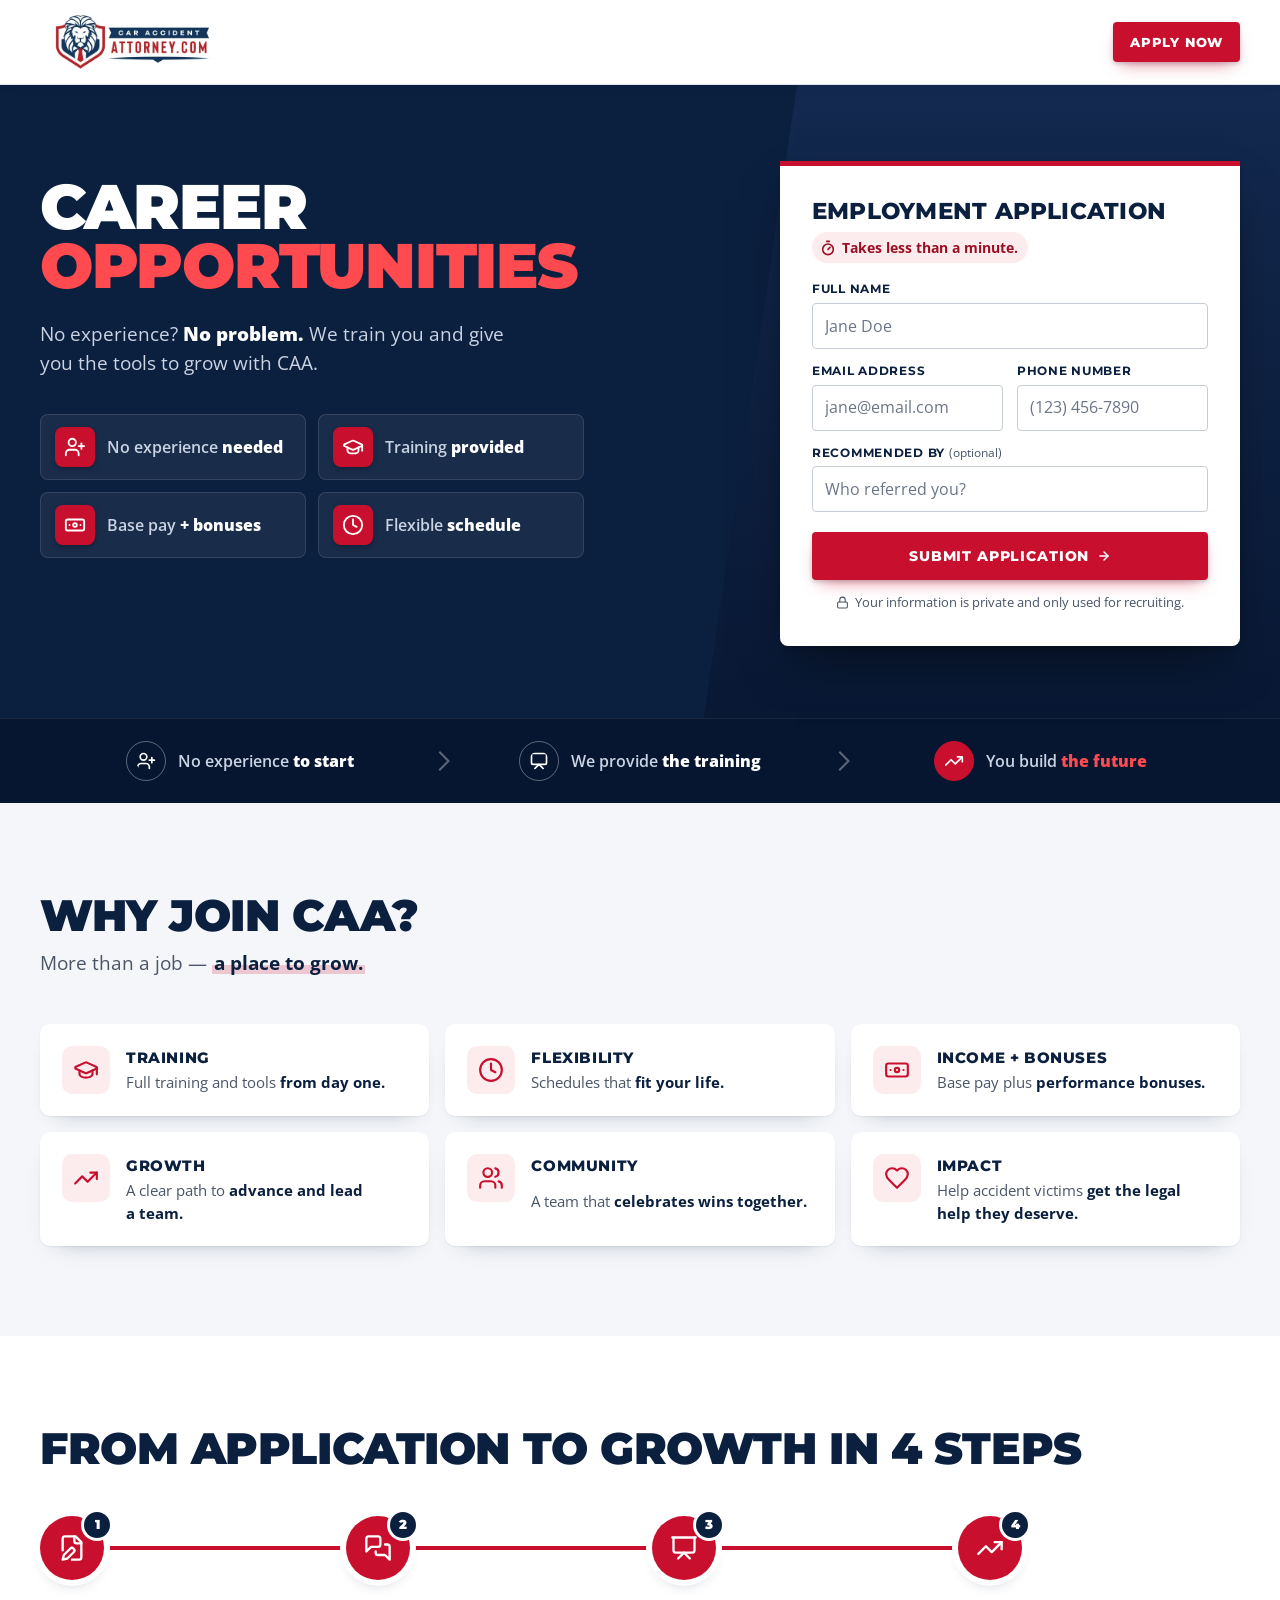
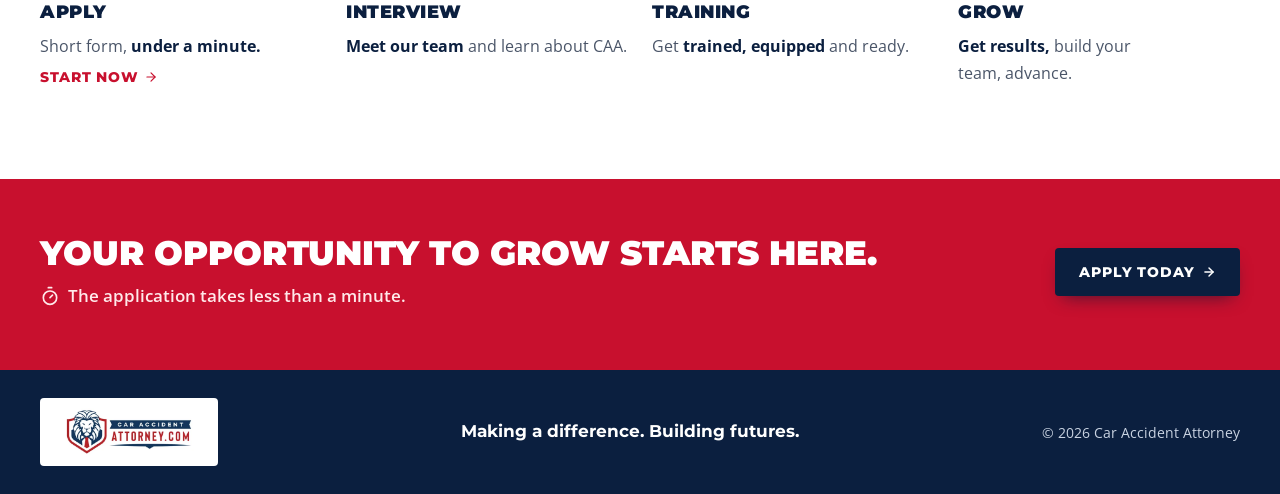
<file: html/index.html>
<!DOCTYPE html>
<html lang="en">
<head>
  <meta charset="UTF-8">
  <meta name="viewport" content="width=device-width, initial-scale=1">
  <title>Careers at CAA — Join the Car Accident Attorney Team</title>
  <meta name="description" content="Join CAA. Monthly base pay plus bonuses, flexible schedule and training provided — no previous experience required. Apply in under a minute.">
  <meta name="theme-color" content="#0b1f3f">
  <link rel="canonical" href="https://www.joincaa.team/">

  <!-- Open Graph / social preview -->
  <meta property="og:type" content="website">
  <meta property="og:url" content="https://www.joincaa.team/">
  <meta property="og:title" content="Career Opportunities — Car Accident Attorney">
  <meta property="og:description" content="Join our team! Flexible schedule, career growth, and training provided. Apply now.">
  <meta property="og:image" content="https://www.joincaa.team/assets/og-image.jpg">
  <meta property="og:image:width" content="1200">
  <meta property="og:image:height" content="630">
  <meta name="twitter:card" content="summary_large_image">

  <link rel="icon" type="image/png" href="assets/favicon.png">
  <link rel="apple-touch-icon" href="assets/apple-touch-icon.png">

  <link rel="preload" href="fonts/montserrat-var.woff2" as="font" type="font/woff2" crossorigin>
  <link rel="preload" href="fonts/open-sans-var.woff2" as="font" type="font/woff2" crossorigin>
  <link rel="stylesheet" href="css/style.css?v=20261117">
  <script src="js/scripts.js?v=20261117" defer></script>
  <script src="js/ui.js?v=20261117" defer></script>
</head>
<body>

  <!-- Icon sprite (Lucide, ISC license) -->
  <svg xmlns="http://www.w3.org/2000/svg" style="display:none">
    <symbol id="i-check" viewBox="0 0 24 24"><path d="M20 6 9 17l-5-5"/></symbol>
    <symbol id="i-arrow" viewBox="0 0 24 24"><path d="M5 12h14"/><path d="m12 5 7 7-7 7"/></symbol>
    <symbol id="i-lock" viewBox="0 0 24 24"><rect width="18" height="11" x="3" y="11" rx="2"/><path d="M7 11V7a5 5 0 0 1 10 0v4"/></symbol>
    <symbol id="i-alert" viewBox="0 0 24 24"><circle cx="12" cy="12" r="10"/><path d="M12 8v4"/><path d="M12 16h.01"/></symbol>
    <symbol id="i-cash" viewBox="0 0 24 24"><rect width="20" height="12" x="2" y="6" rx="2"/><circle cx="12" cy="12" r="2"/><path d="M6 12h.01M18 12h.01"/></symbol>
    <symbol id="i-clock" viewBox="0 0 24 24"><circle cx="12" cy="12" r="10"/><path d="M12 6v6l4 2"/></symbol>
    <symbol id="i-cap" viewBox="0 0 24 24"><path d="M21.42 10.922a1 1 0 0 0-.019-1.838L12.83 5.18a2 2 0 0 0-1.66 0L2.6 9.08a1 1 0 0 0 0 1.832l8.57 3.908a2 2 0 0 0 1.66 0z"/><path d="M22 10v6"/><path d="M6 12.5V16a6 3 0 0 0 12 0v-3.5"/></symbol>
    <symbol id="i-growth" viewBox="0 0 24 24"><path d="m22 7-8.5 8.5-5-5L2 17"/><path d="M16 7h6v6"/></symbol>
    <symbol id="i-team" viewBox="0 0 24 24"><path d="M16 21v-2a4 4 0 0 0-4-4H6a4 4 0 0 0-4 4v2"/><circle cx="9" cy="7" r="4"/><path d="M22 21v-2a4 4 0 0 0-3-3.87"/><path d="M16 3.13a4 4 0 0 1 0 7.75"/></symbol>
    <symbol id="i-heart" viewBox="0 0 24 24"><path d="M19 14c1.49-1.46 3-3.21 3-5.5A5.5 5.5 0 0 0 16.5 3c-1.76 0-3 .5-4.5 2-1.5-1.5-2.74-2-4.5-2A5.5 5.5 0 0 0 2 8.5c0 2.3 1.5 4.05 3 5.5l7 7Z"/></symbol>
    <symbol id="i-newbie" viewBox="0 0 24 24"><path d="M16 21v-2a4 4 0 0 0-4-4H6a4 4 0 0 0-4 4v2"/><circle cx="9" cy="7" r="4"/><path d="M19 8v6"/><path d="M22 11h-6"/></symbol>
    <symbol id="i-form" viewBox="0 0 24 24"><path d="M12 22h6a2 2 0 0 0 2-2V7l-5-5H6a2 2 0 0 0-2 2v10"/><path d="M14 2v4a2 2 0 0 0 2 2h4"/><path d="M10.4 12.6a2 2 0 1 1 3 3L8 21l-4 1 1-4Z"/></symbol>
    <symbol id="i-chat" viewBox="0 0 24 24"><path d="M14 9a2 2 0 0 1-2 2H6l-4 4V4a2 2 0 0 1 2-2h8a2 2 0 0 1 2 2z"/><path d="M18 9h2a2 2 0 0 1 2 2v11l-4-4h-6a2 2 0 0 1-2-2v-1"/></symbol>
    <symbol id="i-board" viewBox="0 0 24 24"><path d="M2 3h20"/><path d="M21 3v11a2 2 0 0 1-2 2H5a2 2 0 0 1-2-2V3"/><path d="m7 21 5-5 5 5"/></symbol>
    <symbol id="i-timer" viewBox="0 0 24 24"><path d="M10 2h4"/><path d="m12 14 3-3"/><circle cx="12" cy="14" r="8"/></symbol>
  </svg>

  <a class="skip-link" href="#apply">Skip to application</a>

  <header class="site-header">
    <div class="container header-inner">
      <a href="#top" class="brand" aria-label="Car Accident Attorney — home">
        <img src="assets/logo-horizontal.webp" alt="Car Accident Attorney" width="480" height="166">
      </a>
      <a href="#apply" class="btn btn-red btn-sm">Apply now</a>
    </div>
  </header>

  <main id="top">
    <!-- HERO: the offer in one glance + the application -->
    <section class="hero">
      <div class="container hero-grid">
        <div class="hero-copy">
          <h1><span class="h1-line">Career</span> <span class="h1-line h1-red">opportunities</span></h1>
          <p class="lead">No experience? <strong>No problem.</strong> We train you and give you the tools to grow with CAA.</p>
        </div>

        <ul class="perks" aria-label="What you get">
          <li><span class="perk-icon" aria-hidden="true"><svg class="icon"><use href="#i-newbie"/></svg></span><span>No experience <b>needed</b></span></li>
          <li><span class="perk-icon" aria-hidden="true"><svg class="icon"><use href="#i-cap"/></svg></span><span>Training <b>provided</b></span></li>
          <li><span class="perk-icon" aria-hidden="true"><svg class="icon"><use href="#i-cash"/></svg></span><span>Base pay <b>+ bonuses</b></span></li>
          <li><span class="perk-icon" aria-hidden="true"><svg class="icon"><use href="#i-clock"/></svg></span><span>Flexible <b>schedule</b></span></li>
        </ul>

        <div class="apply-card" id="apply" tabindex="-1">
          <div class="card-head">
            <h2>Employment application</h2>
            <p class="card-sub"><svg class="icon" aria-hidden="true"><use href="#i-timer"/></svg> Takes less than a minute.</p>
          </div>

          <form id="apply-form" novalidate>
            <div class="field">
              <label for="fullName">Full name</label>
              <input id="fullName" name="fullName" type="text" autocomplete="name" placeholder="Jane Doe" required minlength="3">
              <p class="field-error" aria-live="polite"></p>
            </div>

            <div class="field-row">
              <div class="field">
                <label for="email">Email address</label>
                <input id="email" name="email" type="email" autocomplete="email" inputmode="email" placeholder="jane@email.com" required>
                <p class="field-error" aria-live="polite"></p>
              </div>

              <div class="field">
                <label for="phone">Phone number</label>
                <input id="phone" name="phone" type="tel" autocomplete="tel-national" inputmode="tel" placeholder="(123) 456-7890" required maxlength="14">
                <p class="field-error" aria-live="polite"></p>
              </div>
            </div>

            <div class="field">
              <label for="recommendedBy">Recommended by <span class="optional">(optional)</span></label>
              <input id="recommendedBy" name="recommendedBy" type="text" placeholder="Who referred you?">
            </div>

            <!-- Honeypot anti-spam: hidden from humans -->
            <div class="hp" aria-hidden="true">
              <label for="company">Company</label>
              <input id="company" name="company" type="text" tabindex="-1" autocomplete="off">
            </div>

            <p class="form-alert" role="alert" hidden>
              <svg class="icon" aria-hidden="true"><use href="#i-alert"/></svg>
              <span>We couldn't send your application. Please try again.</span>
            </p>

            <button type="submit" class="btn btn-red btn-block">
              <span class="btn-label">Submit application</span>
              <svg class="icon" aria-hidden="true"><use href="#i-arrow"/></svg>
            </button>

            <p class="privacy"><svg class="icon" aria-hidden="true"><use href="#i-lock"/></svg> Your information is private and only used for recruiting.</p>
          </form>

          <div class="apply-success" hidden tabindex="-1">
            <div class="success-badge" aria-hidden="true"><svg class="icon"><use href="#i-check"/></svg></div>
            <h2>Thank you!</h2>
            <p>Your application has been received. Our recruitment team will review your information and contact you soon.</p>
          </div>
        </div>
      </div>

      <!-- The promise, as a three-part equation -->
      <div class="promise">
        <div class="container">
          <p class="sr-only">You don't need experience to start. We provide the training. You build the future.</p>
          <ol class="promise-row" aria-hidden="true">
            <li><svg class="icon"><use href="#i-newbie"/></svg><span>No experience <b>to start</b></span></li>
            <li><svg class="icon"><use href="#i-board"/></svg><span>We provide <b>the training</b></span></li>
            <li class="is-you"><svg class="icon"><use href="#i-growth"/></svg><span>You build <b>the future</b></span></li>
          </ol>
        </div>
      </div>
    </section>

    <!-- WHY JOIN -->
    <section class="section why" aria-labelledby="why-title">
      <div class="container">
        <div class="section-head">
          <h2 id="why-title">Why join CAA?</h2>
          <p>More than a job — <mark>a place to grow.</mark></p>
        </div>

        <ul class="benefits" data-reveal>
          <li><span class="b-icon" aria-hidden="true"><svg class="icon"><use href="#i-cap"/></svg></span><h3>Training</h3><p>Full training and tools <strong>from day one.</strong></p></li>
          <li><span class="b-icon" aria-hidden="true"><svg class="icon"><use href="#i-clock"/></svg></span><h3>Flexibility</h3><p>Schedules that <strong>fit your life.</strong></p></li>
          <li><span class="b-icon" aria-hidden="true"><svg class="icon"><use href="#i-cash"/></svg></span><h3>Income + bonuses</h3><p>Base pay plus <strong>performance bonuses.</strong></p></li>
          <li><span class="b-icon" aria-hidden="true"><svg class="icon"><use href="#i-growth"/></svg></span><h3>Growth</h3><p>A clear path to <strong>advance and lead a team.</strong></p></li>
          <li><span class="b-icon" aria-hidden="true"><svg class="icon"><use href="#i-team"/></svg></span><h3>Community</h3><p>A team that <strong>celebrates wins together.</strong></p></li>
          <li><span class="b-icon" aria-hidden="true"><svg class="icon"><use href="#i-heart"/></svg></span><h3>Impact</h3><p>Help accident victims <strong>get the legal help they deserve.</strong></p></li>
        </ul>
      </div>
    </section>

    <!-- HOW TO APPLY -->
    <section class="section process" aria-labelledby="steps-title">
      <div class="container">
        <div class="section-head">
          <h2 id="steps-title">From application to growth in 4 steps</h2>
        </div>
        <ol class="timeline" data-reveal>
          <li>
            <span class="dot" aria-hidden="true"><svg class="icon"><use href="#i-form"/></svg><span class="dot-num">1</span></span>
            <div class="step-body">
              <h3>Apply</h3>
              <p>Short form, <strong>under a minute.</strong></p>
              <a href="#apply" class="step-link">Start now <svg class="icon" aria-hidden="true"><use href="#i-arrow"/></svg></a>
            </div>
          </li>
          <li>
            <span class="dot" aria-hidden="true"><svg class="icon"><use href="#i-chat"/></svg><span class="dot-num">2</span></span>
            <div class="step-body"><h3>Interview</h3><p><strong>Meet our team</strong> and learn about CAA.</p></div>
          </li>
          <li>
            <span class="dot" aria-hidden="true"><svg class="icon"><use href="#i-board"/></svg><span class="dot-num">3</span></span>
            <div class="step-body"><h3>Training</h3><p>Get <strong>trained, equipped</strong> and ready.</p></div>
          </li>
          <li>
            <span class="dot" aria-hidden="true"><svg class="icon"><use href="#i-growth"/></svg><span class="dot-num">4</span></span>
            <div class="step-body"><h3>Grow</h3><p><strong>Get results,</strong> build your team, advance.</p></div>
          </li>
        </ol>
      </div>
    </section>

    <!-- CTA -->
    <section class="cta">
      <div class="container cta-inner">
        <div>
          <h2>Your opportunity to grow starts here.</h2>
          <p><svg class="icon" aria-hidden="true"><use href="#i-timer"/></svg> The application takes less than a minute.</p>
        </div>
        <a href="#apply" class="btn btn-navy">Apply today <svg class="icon" aria-hidden="true"><use href="#i-arrow"/></svg></a>
      </div>
    </section>
  </main>

  <footer class="site-footer">
    <div class="container footer-inner">
      <span class="brand brand-footer">
        <img src="assets/logo-horizontal.webp" alt="Car Accident Attorney" width="480" height="166" loading="lazy" decoding="async">
      </span>
      <p class="tagline">Making a difference. <span>Building futures.</span></p>
      <p class="copyright">&copy; <span data-year>2026</span> Car Accident Attorney</p>
    </div>
  </footer>

</body>
</html>
</file>
<file: html/css/style.css>
/* =====================================================================
   CAA Careers — Classic, refined
   The original page's identity (white header, navy hero, red accents,
   heavy uppercase Montserrat, Open Sans) without its stock photo, cyan,
   stars or title dashes. Form in the hero. Client round 2 (2026-11-17):
   less running text, key phrases highlighted, icons and graphic elements
   so the page is understood at a glance on a phone.
   ===================================================================== */

@font-face { font-family: "Montserrat"; src: url("../fonts/montserrat-var.woff2") format("woff2"); font-weight: 100 900; font-display: swap; }
@font-face { font-family: "Open Sans"; src: url("../fonts/open-sans-var.woff2") format("woff2"); font-weight: 300 800; font-display: swap; }

:root {
  --navy: #0b1f3f;           /* original brand navy */
  --navy-deep: #071630;
  --navy-2: #13294f;
  --red: #c8102e;            /* original red, tuned: white text 5.6:1 */
  --red-hover: #a50d26;
  --red-on-navy: #ff4a4f;    /* large display red on navy: 4.6:1 */
  --white: #ffffff;
  --gray-50: #f4f6f9;
  --gray-200: #dfe4eb;
  --gray-300: #c6cdd8;
  --text: #1c2638;
  --text-soft: #4a5568;      /* 7.4:1 on white */
  --on-navy: #ffffff;
  --on-navy-soft: #c9d3e2;   /* 10:1 on navy */
  --error: #b42318;

  --head: "Montserrat", "Arial Black", sans-serif;
  --body: "Open Sans", system-ui, sans-serif;

  --container: 1200px;
  --gutter: clamp(16px, 4vw, 40px);
  --ease-out: cubic-bezier(.16, 1, .3, 1);
}

*, *::before, *::after { box-sizing: border-box; }
html { scroll-behavior: smooth; -webkit-text-size-adjust: 100%; scrollbar-color: var(--navy-2) var(--gray-50); }
body {
  margin: 0; background: var(--white); color: var(--text-soft);
  font: 400 1rem/1.65 var(--body);
  -webkit-font-smoothing: antialiased;
  caret-color: var(--red);
}
img, svg { display: block; max-width: 100%; }
h1, h2, h3 { margin: 0; color: var(--navy); font-family: var(--head); text-wrap: balance; }
p { margin: 0; text-wrap: pretty; }
a { color: inherit; text-underline-offset: .2em; }
.sr-only { position: absolute; width: 1px; height: 1px; padding: 0; margin: -1px; overflow: hidden; clip: rect(0 0 0 0); white-space: nowrap; border: 0; }
mark { background: linear-gradient(transparent 58%, rgba(200,16,46,.2) 58%, rgba(200,16,46,.2) 92%, transparent 92%); color: var(--navy); font-weight: 700; padding: 0 .1em; }
::selection { background: var(--red); color: var(--white); }
:focus-visible { outline: 3px solid var(--red); outline-offset: 3px; border-radius: 3px; }

.container { width: min(100% - 2 * var(--gutter), var(--container)); margin-inline: auto; }
.icon { width: 1em; height: 1em; fill: none; stroke: currentColor; stroke-width: 2; stroke-linecap: round; stroke-linejoin: round; flex: none; }

.skip-link { position: absolute; left: 16px; top: -100px; z-index: 100; background: var(--navy); color: var(--white); padding: 10px 16px; font-weight: 700; }
.skip-link:focus { top: 16px; }

/* ---------- Buttons ---------- */
.btn {
  display: inline-flex; align-items: center; justify-content: center; gap: .55em;
  min-height: 48px; padding: .85em 1.7em;
  border: 0; border-radius: 4px;
  font: 800 .875rem/1 var(--head); letter-spacing: .06em; text-transform: uppercase;
  text-decoration: none; cursor: pointer;
  transition: background-color .2s var(--ease-out), transform .2s var(--ease-out), box-shadow .2s var(--ease-out);
}
.btn .icon { transition: transform .25s var(--ease-out); stroke-width: 2.5; }
.btn:hover .icon { transform: translateX(3px); }
.btn-red { background: var(--red); color: var(--white); box-shadow: 0 2px 4px rgba(11,31,63,.18), 0 8px 18px -8px rgba(200,16,46,.6); }
.btn-red:hover { background: var(--red-hover); }
.btn-red:active { transform: translateY(1px); box-shadow: 0 1px 2px rgba(11,31,63,.2); }
.btn-navy { background: var(--navy); color: var(--white); box-shadow: 0 8px 18px -8px rgba(7,22,48,.7); }
.btn-navy:hover { background: var(--navy-deep); }
.btn-navy:focus-visible { outline-color: var(--white); }
.btn-sm { min-height: 40px; padding: .7em 1.3em; font-size: .8125rem; }
.btn-block { width: 100%; }
.btn[disabled] { cursor: progress; opacity: .85; }
.btn.is-loading .icon { animation: nudge 1s var(--ease-out) infinite; }
@keyframes nudge { 50% { transform: translateX(4px); } }

/* ---------- Header ---------- */
.site-header { position: sticky; top: 0; z-index: 20; background: var(--white); box-shadow: 0 1px 0 var(--gray-200), 0 4px 14px -10px rgba(11,31,63,.35); }
.header-inner { display: flex; align-items: center; justify-content: space-between; gap: 16px; padding-block: 10px; }
.brand img { height: clamp(46px, 6.5vw, 64px); width: auto; }

/* ---------- Hero ---------- */
.hero { position: relative; background: var(--navy); color: var(--on-navy-soft); overflow: hidden; isolation: isolate; }
/* The original's angled panel behind the form, kept as plain geometry */
.hero::before {
  content: ""; position: absolute; inset: 0 0 0 auto; width: 46%; z-index: -1;
  background: linear-gradient(180deg, var(--navy-2), var(--navy-deep));
  clip-path: polygon(18% 0, 100% 0, 100% 100%, 0 100%);
}
.hero-grid {
  display: grid; gap: 0 clamp(32px, 5vw, 80px);
  grid-template-columns: minmax(0, 1fr) minmax(340px, 460px);
  grid-template-areas: "copy card" "perks card";
  grid-template-rows: auto 1fr;
  padding-block: clamp(40px, 6vw, 80px) clamp(48px, 6vw, 72px);
}
.hero-copy { grid-area: copy; }
.perks { grid-area: perks; }
.apply-card { grid-area: card; align-self: start; }

.hero h1 {
  color: var(--white);
  font-weight: 900; text-transform: uppercase;
  font-size: clamp(2.4rem, 4.9vw, 4.375rem);
  line-height: .95; letter-spacing: -.02em;
  margin-top: clamp(0px, 1.5vw, 16px);
}
.h1-line { display: block; }
.h1-red { color: var(--red-on-navy); }
.lead { margin-top: clamp(16px, 2vw, 24px); max-width: 26em; font-size: clamp(1.125rem, 1.5vw, 1.3125rem); line-height: 1.5; color: var(--on-navy-soft); }
.lead strong { color: var(--white); font-weight: 800; }

/* Quick facts: four icon tiles, read in one glance */
.perks { list-style: none; margin: clamp(24px, 3vw, 36px) 0 0; padding: 0; display: grid; grid-template-columns: repeat(2, minmax(0, 1fr)); gap: 12px; max-width: 34rem; align-content: start; }
.perks li {
  display: flex; align-items: center; gap: 12px;
  padding: 12px 14px; border-radius: 8px;
  background: rgba(255,255,255,.06); border: 1px solid rgba(255,255,255,.12);
  color: var(--on-navy-soft); font-weight: 600; line-height: 1.25;
}
.perks b { color: var(--white); font-weight: 800; }
.perk-icon { display: grid; place-items: center; width: 40px; height: 40px; border-radius: 8px; background: var(--red); color: var(--white); flex: none; box-shadow: 0 2px 4px rgba(0,0,0,.25); }
.perk-icon .icon { width: 22px; height: 22px; }

/* ---------- Application card ---------- */
.apply-card {
  position: relative;
  background: var(--white); color: var(--text-soft);
  border-radius: 0 0 8px 8px; border-top: 5px solid var(--red);
  padding: clamp(22px, 2.6vw, 32px);
  box-shadow: 0 2px 6px rgba(0,0,0,.18), 0 24px 48px -16px rgba(0,0,0,.55);
}
.apply-card:focus { outline: none; }
.card-head { margin-bottom: 18px; }
.card-head h2 { font-size: clamp(1.25rem, 1.8vw, 1.5rem); font-weight: 800; text-transform: uppercase; letter-spacing: .01em; line-height: 1.15; }
.card-sub { display: inline-flex; align-items: center; gap: 6px; margin-top: 8px; padding: 4px 10px 4px 8px; border-radius: 999px; background: #fdecee; color: #9b0f25; font-size: .875rem; font-weight: 700; }
.card-sub .icon { width: 16px; height: 16px; stroke-width: 2.4; }

.field { margin-bottom: 14px; min-width: 0; }
.field-row { display: grid; grid-template-columns: 1fr 1fr; gap: 0 14px; }
.field label { display: block; margin-bottom: 6px; color: var(--navy); font: 700 .75rem/1.3 var(--head); letter-spacing: .06em; text-transform: uppercase; }
.optional { font-family: var(--body); font-weight: 400; letter-spacing: 0; text-transform: none; color: var(--text-soft); }
.field input {
  width: 100%; min-height: 46px; padding: 10px 12px;
  border: 1px solid var(--gray-300); border-radius: 4px; background: var(--white);
  font: 400 1rem/1.3 var(--body); color: var(--text);
  transition: border-color .2s var(--ease-out), box-shadow .2s var(--ease-out);
}
.field input::placeholder { color: #6b7587; opacity: 1; }
.field input:hover { border-color: #9aa5b6; }
.field input:focus { outline: none; border-color: var(--navy); box-shadow: 0 0 0 3px rgba(11,31,63,.16); }
.field input[aria-invalid="true"] { border-color: var(--error); box-shadow: 0 0 0 3px rgba(180,35,24,.14); }
.field-error { color: var(--error); font-size: .8125rem; margin-top: 4px; }
.field-error:empty { display: none; }

.hp { position: absolute; left: -9999px; width: 1px; height: 1px; overflow: hidden; }

.form-alert { display: flex; gap: .6em; align-items: flex-start; margin: 2px 0 14px; padding: 10px 12px; border-radius: 4px; background: #fdf0ef; color: var(--error); border: 1px solid rgba(180,35,24,.3); font-size: .9375rem; }
.form-alert[hidden] { display: none; }
.form-alert .icon { margin-top: .2em; }

#apply-form .btn-block { margin-top: 6px; }
.privacy { margin-top: 12px; font-size: .8125rem; text-align: center; text-wrap: balance; }
.privacy .icon { display: inline-block; vertical-align: -.15em; margin-right: .3em; }

.apply-success { text-align: center; padding: 20px 4px 8px; }
.apply-success[hidden] { display: none; }
.apply-success:focus { outline: none; }
.success-badge { width: 64px; height: 64px; margin: 0 auto 14px; display: grid; place-items: center; border-radius: 50%; background: var(--red); color: var(--white); font-size: 30px; box-shadow: 0 8px 18px -8px rgba(200,16,46,.6); }
.success-badge .icon { stroke-width: 3; }
.apply-success h2 { font-size: 1.75rem; font-weight: 900; text-transform: uppercase; }
.apply-success p { margin-top: 8px; }
.apply-card:has(.apply-success:not([hidden])) .card-head { display: none; }

/* ---------- Promise: no experience -> we train -> you build ---------- */
.promise { background: var(--navy-deep); border-top: 1px solid rgba(255,255,255,.08); }
.promise-row { list-style: none; margin: 0; padding: 22px 0; display: grid; grid-template-columns: repeat(3, minmax(0, 1fr)); align-items: center; }
.promise-row li { position: relative; display: flex; align-items: center; justify-content: center; gap: 12px; color: var(--on-navy-soft); font-weight: 600; line-height: 1.25; }
.promise-row li + li::before {
  content: ""; position: absolute; left: -7px; top: 50%; width: 14px; height: 14px;
  border-top: 2px solid rgba(255,255,255,.35); border-right: 2px solid rgba(255,255,255,.35);
  transform: translateY(-50%) rotate(45deg);
}
.promise-row .icon { width: 40px; height: 40px; padding: 9px; border-radius: 50%; border: 1.5px solid rgba(255,255,255,.35); color: var(--white); stroke-width: 2; }
.promise-row b { color: var(--white); font-weight: 800; }
.promise-row .is-you .icon { background: var(--red); border-color: var(--red); }
.promise-row .is-you b { color: var(--red-on-navy); }

/* ---------- Sections ---------- */
.section { padding-block: clamp(56px, 7vw, 96px); }
.section-head { margin-bottom: clamp(28px, 3.5vw, 44px); }
.section-head h2 { font-size: clamp(1.75rem, 3.6vw, 2.75rem); font-weight: 900; text-transform: uppercase; letter-spacing: -.01em; line-height: 1.05; }
.section-head p { margin-top: 10px; font-size: 1.1875rem; color: var(--text-soft); }

/* Benefits: icon tiles, one short line each */
.why { background: var(--gray-50); }
.benefits { list-style: none; margin: 0; padding: 0; display: grid; grid-template-columns: repeat(3, minmax(0, 1fr)); gap: 16px; }
.benefits li {
  display: grid; grid-template-columns: 48px 1fr; column-gap: 16px; align-items: start;
  padding: 22px; border-radius: 10px; background: var(--white);
  box-shadow: 0 1px 2px rgba(11,31,63,.06), 0 10px 24px -18px rgba(11,31,63,.45);
}
.b-icon { grid-row: span 2; display: grid; place-items: center; width: 48px; height: 48px; border-radius: 10px; background: #fdecee; color: var(--red); }
.b-icon .icon { width: 26px; height: 26px; }
.benefits h3 { font-size: .9375rem; font-weight: 800; text-transform: uppercase; letter-spacing: .04em; line-height: 1.3; padding-top: 2px; }
.benefits p { margin-top: 4px; font-size: .9375rem; line-height: 1.5; }
.benefits strong, .timeline strong { color: var(--navy); font-weight: 700; }

/* Process: icon dots on a line that fills as it scrolls in */
.timeline { --dot: 64px; list-style: none; margin: 0; padding: 0; display: grid; grid-template-columns: repeat(4, minmax(0, 1fr)); gap: 24px; position: relative; }
.timeline::before, .timeline::after { content: ""; position: absolute; left: calc(var(--dot) / 2); right: calc((100% - 72px) / 4 - var(--dot) / 2); top: calc(var(--dot) / 2 - 2px); height: 4px; border-radius: 2px; background: var(--gray-200); }
.timeline::after { background: var(--red); transform-origin: left center; }
.timeline li { position: relative; }
.dot { position: relative; display: grid; place-items: center; width: var(--dot); height: var(--dot); border-radius: 50%; background: var(--red); color: var(--white); box-shadow: 0 0 0 6px var(--white), 0 8px 16px -8px rgba(11,31,63,.45); z-index: 1; }
.dot .icon { width: 28px; height: 28px; }
.dot-num { position: absolute; top: -4px; right: -6px; display: grid; place-items: center; width: 26px; height: 26px; border-radius: 50%; background: var(--navy); color: var(--white); font: 900 .8125rem/1 var(--head); box-shadow: 0 0 0 3px var(--white); }
.step-body h3 { margin-top: 18px; font-size: 1.125rem; font-weight: 900; text-transform: uppercase; letter-spacing: .03em; }
.step-body p { margin-top: 6px; max-width: 18em; }
.step-link { display: inline-flex; align-items: center; gap: 6px; margin-top: 10px; color: var(--red); font: 800 .875rem/1 var(--head); text-transform: uppercase; letter-spacing: .05em; text-decoration: none; }
.step-link:hover { text-decoration: underline; }
.step-link .icon { transition: transform .25s var(--ease-out); }
.step-link:hover .icon { transform: translateX(3px); }

/* ---------- CTA ---------- */
.cta { background: var(--red); color: #ffe9ea; }
.cta-inner { display: flex; align-items: center; justify-content: space-between; gap: 24px 48px; flex-wrap: wrap; padding-block: clamp(40px, 5vw, 56px); }
.cta h2 { color: var(--white); font-size: clamp(1.5rem, 2.8vw, 2.125rem); font-weight: 900; text-transform: uppercase; line-height: 1.1; }
.cta p { display: flex; align-items: center; gap: 8px; margin-top: 10px; font-size: 1.0625rem; font-weight: 600; }
.cta p .icon { width: 20px; height: 20px; }

/* ---------- Footer ---------- */
.site-footer { background: var(--navy); color: var(--on-navy-soft); border-top: 4px solid var(--red); }
.footer-inner { display: grid; grid-template-columns: auto 1fr auto; align-items: center; gap: 24px; padding-block: 28px; }
.brand-footer { background: var(--white); padding: 8px 14px; border-radius: 4px; }
.brand-footer img { height: 52px; width: auto; }
.tagline { text-align: center; color: var(--white); font: 700 1.0625rem/1.4 var(--head); }
.tagline span { white-space: nowrap; }
.copyright { font-size: .875rem; }

/* ---------- Motion ---------- */
@media (prefers-reduced-motion: no-preference) {
  .h1-line { animation: wipe .9s var(--ease-out) both; }
  .h1-red { animation-delay: .12s; }
  .perks li { animation: rise .7s var(--ease-out) both; }
  .perks li:nth-child(2) { animation-delay: .08s; }
  .perks li:nth-child(3) { animation-delay: .16s; }
  .perks li:nth-child(4) { animation-delay: .24s; }

  /* Scroll reveals: only when ui.js is running (html.has-reveal) */
  .has-reveal .benefits li { opacity: 0; transform: translateY(18px); transition: opacity .6s var(--ease-out), transform .6s var(--ease-out); }
  .has-reveal .benefits.is-in li { opacity: 1; transform: none; }
  .has-reveal .benefits li:nth-child(2) { transition-delay: .07s; }
  .has-reveal .benefits li:nth-child(3) { transition-delay: .14s; }
  .has-reveal .benefits li:nth-child(4) { transition-delay: .21s; }
  .has-reveal .benefits li:nth-child(5) { transition-delay: .28s; }
  .has-reveal .benefits li:nth-child(6) { transition-delay: .35s; }

  .has-reveal .timeline::after { transform: scaleX(0); transition: transform 1.4s var(--ease-out) .1s; }
  .has-reveal .timeline.is-in::after { transform: none; }
  .has-reveal .timeline .dot { transform: scale(.6); opacity: 0; transition: transform .5s cubic-bezier(.34, 1.56, .64, 1), opacity .3s var(--ease-out); }
  .has-reveal .timeline.is-in .dot { transform: none; opacity: 1; }
  .has-reveal .timeline li:nth-child(2) .dot { transition-delay: .3s; }
  .has-reveal .timeline li:nth-child(3) .dot { transition-delay: .6s; }
  .has-reveal .timeline li:nth-child(4) .dot { transition-delay: .9s; }
}
@keyframes wipe { from { clip-path: inset(0 100% 0 0); transform: translateX(-12px); } to { clip-path: inset(0 0 0 0); transform: none; } }
@keyframes rise { from { opacity: .001; transform: translateY(10px); } to { opacity: 1; transform: none; } }

/* ---------- Responsive ---------- */
@media (max-width: 980px) {
  .hero::before { width: 100%; top: auto; height: 46%; clip-path: polygon(0 18%, 100% 0, 100% 100%, 0 100%); }
  .hero h1 { font-size: clamp(2.2rem, 8.4vw, 4.375rem); }
  .hero-grid { grid-template-columns: minmax(0, 1fr); grid-template-areas: "copy" "perks" "card"; grid-template-rows: none; row-gap: 20px; }
  .perks { margin-top: 0; max-width: 560px; }
  .apply-card { max-width: 560px; width: 100%; }
  .benefits { grid-template-columns: repeat(2, minmax(0, 1fr)); }
  .timeline { grid-template-columns: repeat(2, minmax(0, 1fr)); row-gap: 40px; }
  .timeline::before, .timeline::after { display: none; }
  .footer-inner { grid-template-columns: 1fr; justify-items: center; text-align: center; }
}
@media (max-width: 600px) {
  .header-inner { padding-block: 8px; }
  .hero-grid { padding-top: 22px; row-gap: 16px; }
  .hero h1 { font-size: clamp(2rem, 10.2vw, 3.25rem); }
  .lead { font-size: 1.0625rem; margin-top: 10px; }

  /* Perks become a 4-up icon row */
  .perks { grid-template-columns: repeat(4, minmax(0, 1fr)); gap: 6px; }
  .perks li { flex-direction: column; justify-content: flex-start; gap: 6px; padding: 8px 4px 9px; text-align: center; font-size: .75rem; line-height: 1.2; }
  .perk-icon { width: 34px; height: 34px; }
  .perk-icon .icon { width: 19px; height: 19px; }

  .apply-card { padding: 16px 16px 18px; }
  .card-head { margin-bottom: 10px; }
  .card-sub { margin-top: 6px; font-size: .8125rem; }
  .field-row { grid-template-columns: 1fr; }
  .field { margin-bottom: 9px; }
  .field label { margin-bottom: 4px; }
  .field input { min-height: 44px; }

  .promise-row { padding: 16px 0 18px; gap: 4px; }
  .promise-row li { flex-direction: column; gap: 6px; text-align: center; font-size: .8125rem; }
  .promise-row li + li::before { top: 20px; transform: translateY(-50%) rotate(45deg); left: -6px; width: 10px; height: 10px; }
  .promise-row .icon { width: 40px; height: 40px; }

  .section-head p { font-size: 1.0625rem; }
  .benefits { grid-template-columns: 1fr; gap: 8px; }
  .benefits li { grid-template-columns: 40px 1fr; column-gap: 14px; padding: 14px 16px; align-items: center; }
  .b-icon { width: 40px; height: 40px; }
  .b-icon .icon { width: 22px; height: 22px; }
  .benefits h3 { font-size: .8125rem; padding-top: 0; }
  .benefits p { margin-top: 1px; font-size: .9375rem; line-height: 1.4; }

  /* Steps: vertical rail */
  .timeline { --dot: 56px; grid-template-columns: 1fr; row-gap: 26px; }
  .timeline::before, .timeline::after { display: block; left: calc(var(--dot) / 2 - 2px); right: auto; top: 8px; bottom: 8px; width: 4px; height: auto; }
  .timeline::after { transform-origin: center top; }
  .has-reveal .timeline::after { transform: scaleY(0); }
  .has-reveal .timeline.is-in::after { transform: none; }
  .timeline li { display: grid; grid-template-columns: var(--dot) 1fr; column-gap: 16px; align-items: center; }
  .dot .icon { width: 24px; height: 24px; }
  .step-body h3 { margin-top: 0; font-size: 1rem; }
  .step-body p { margin-top: 2px; }
  .cta-inner { flex-direction: column; align-items: flex-start; }
}
</file>
